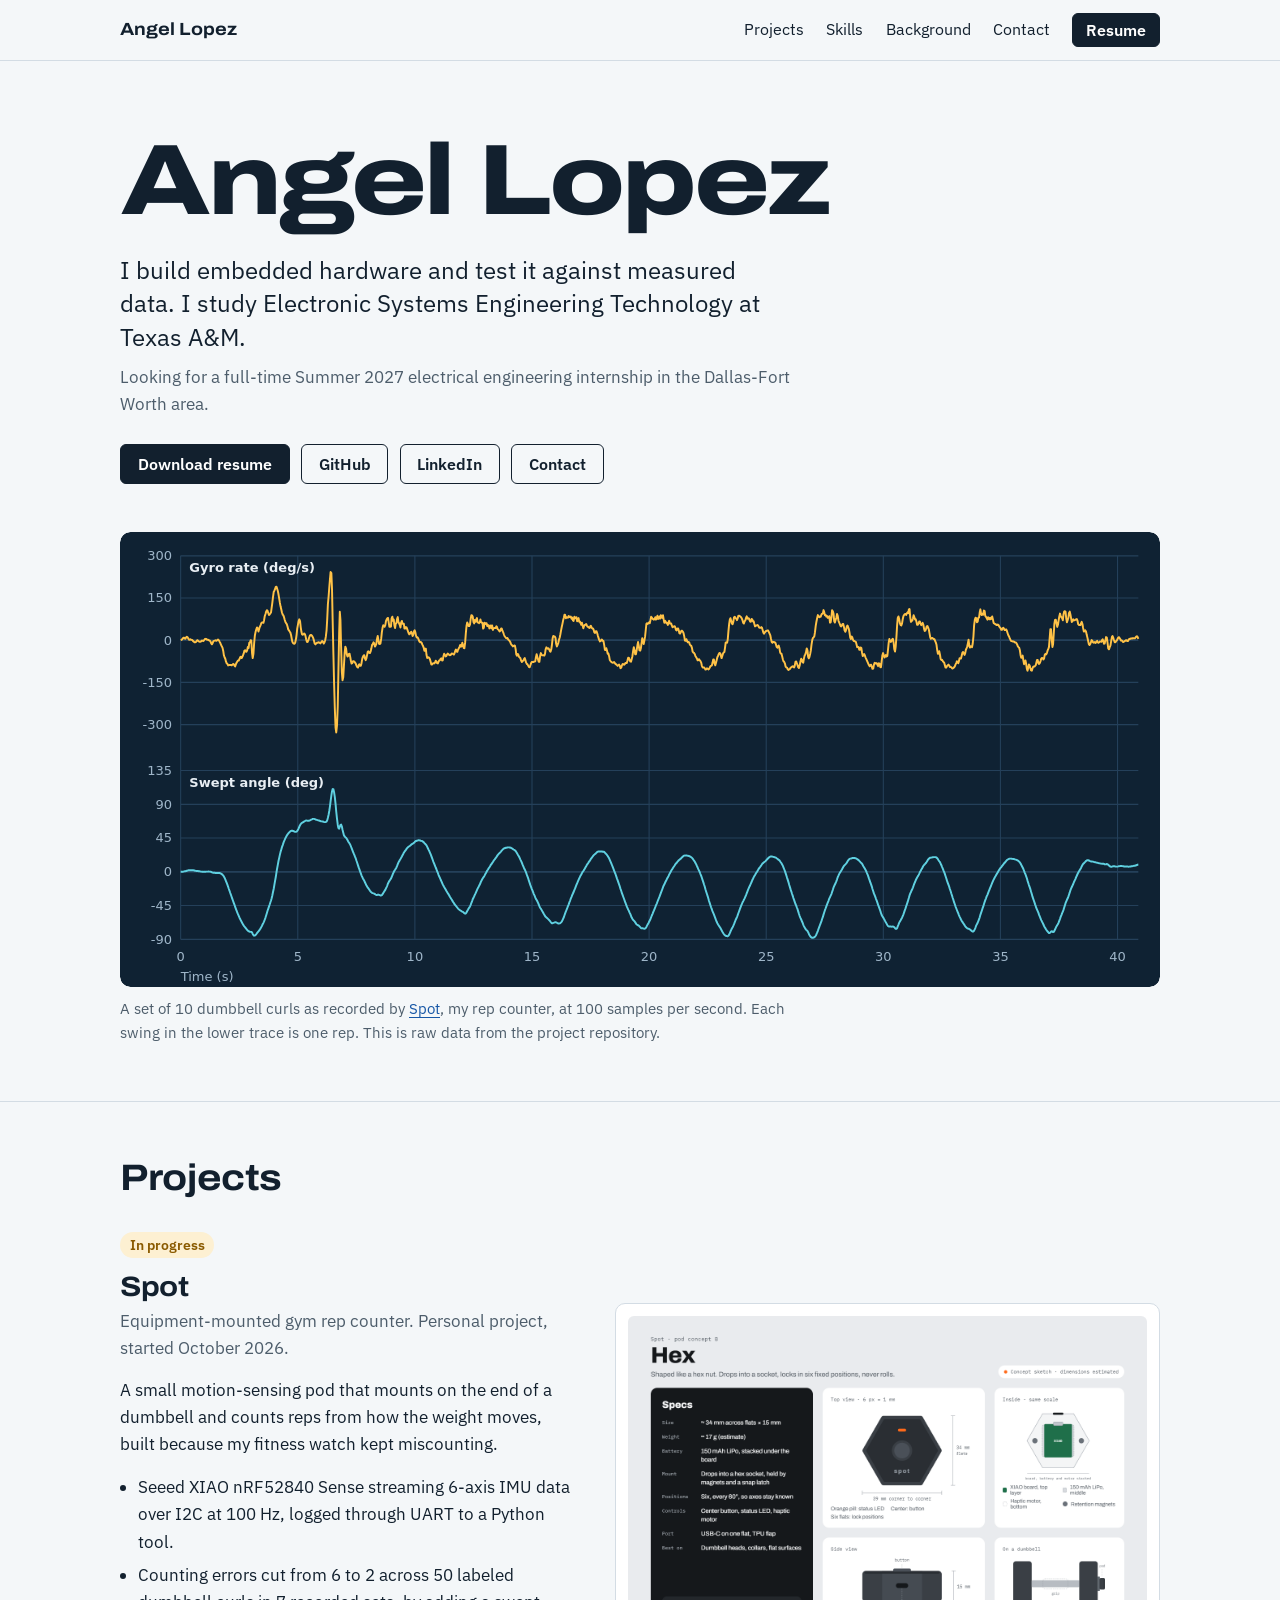
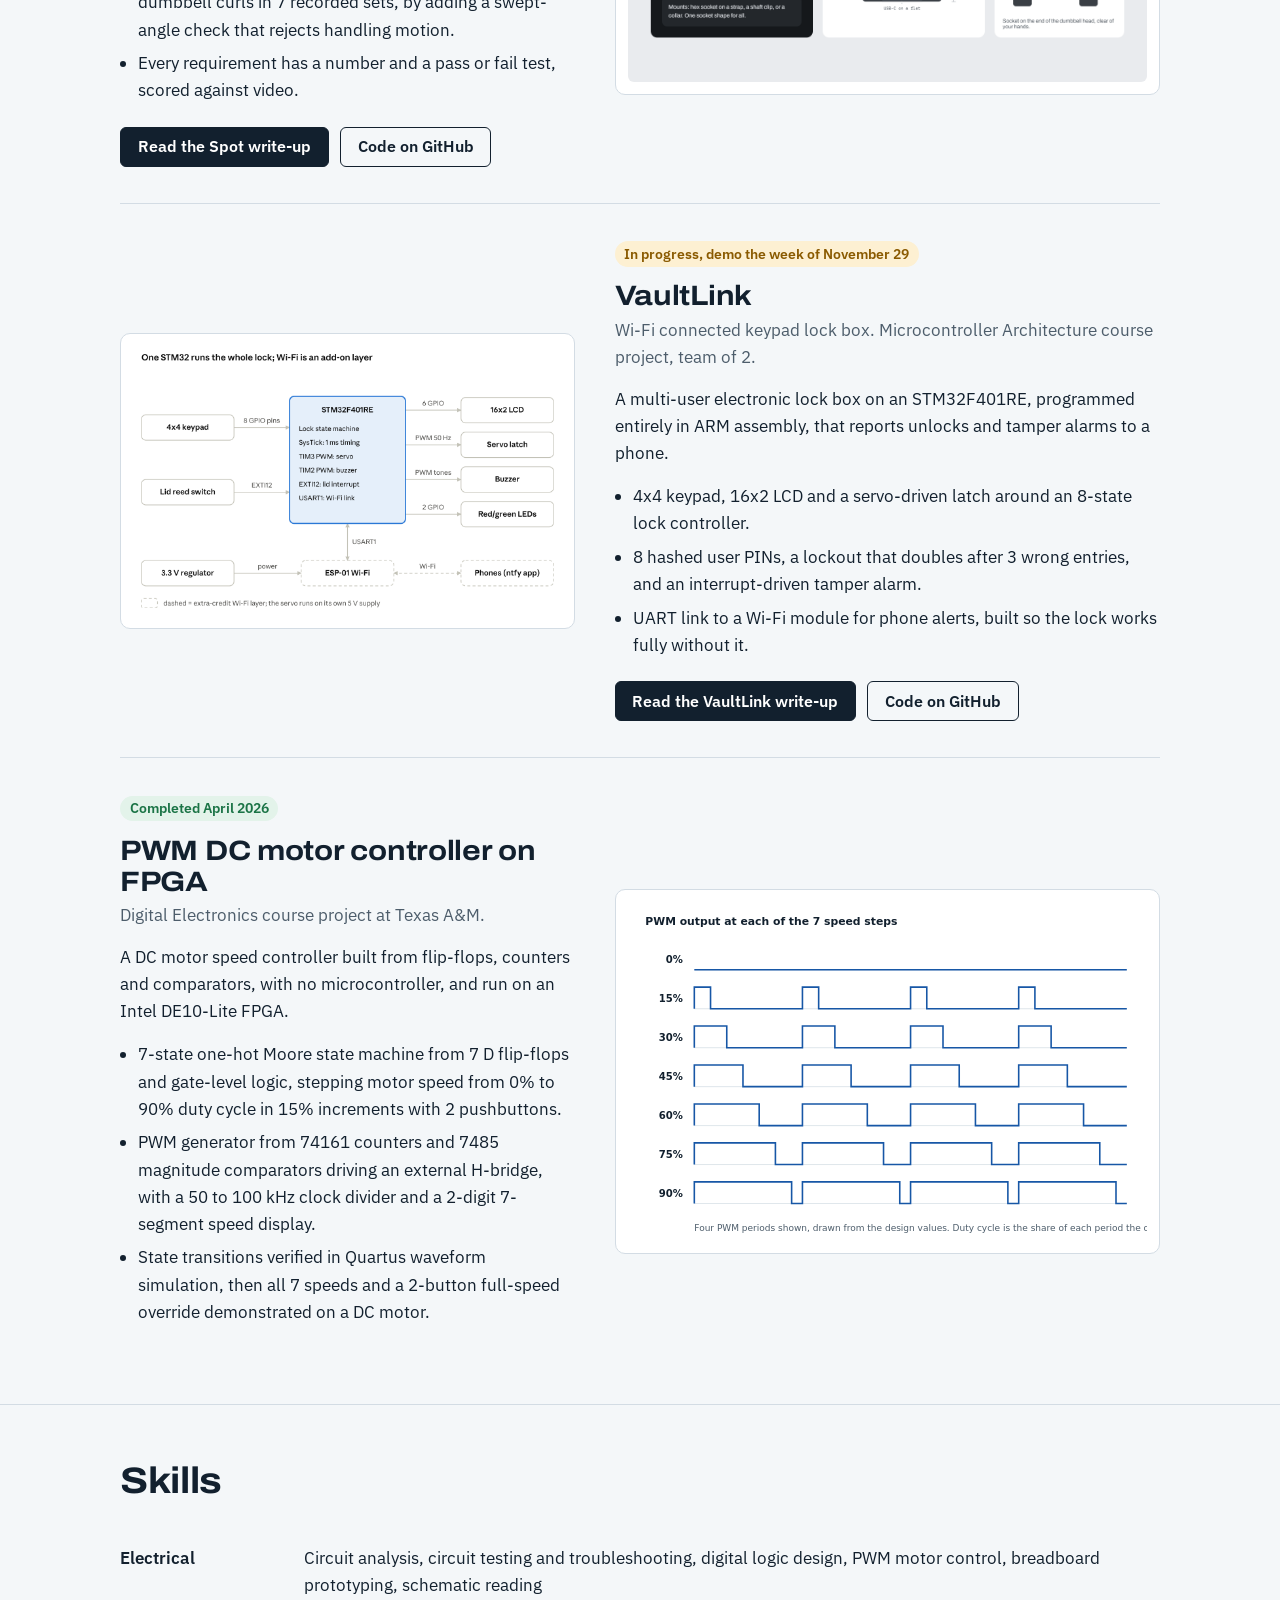
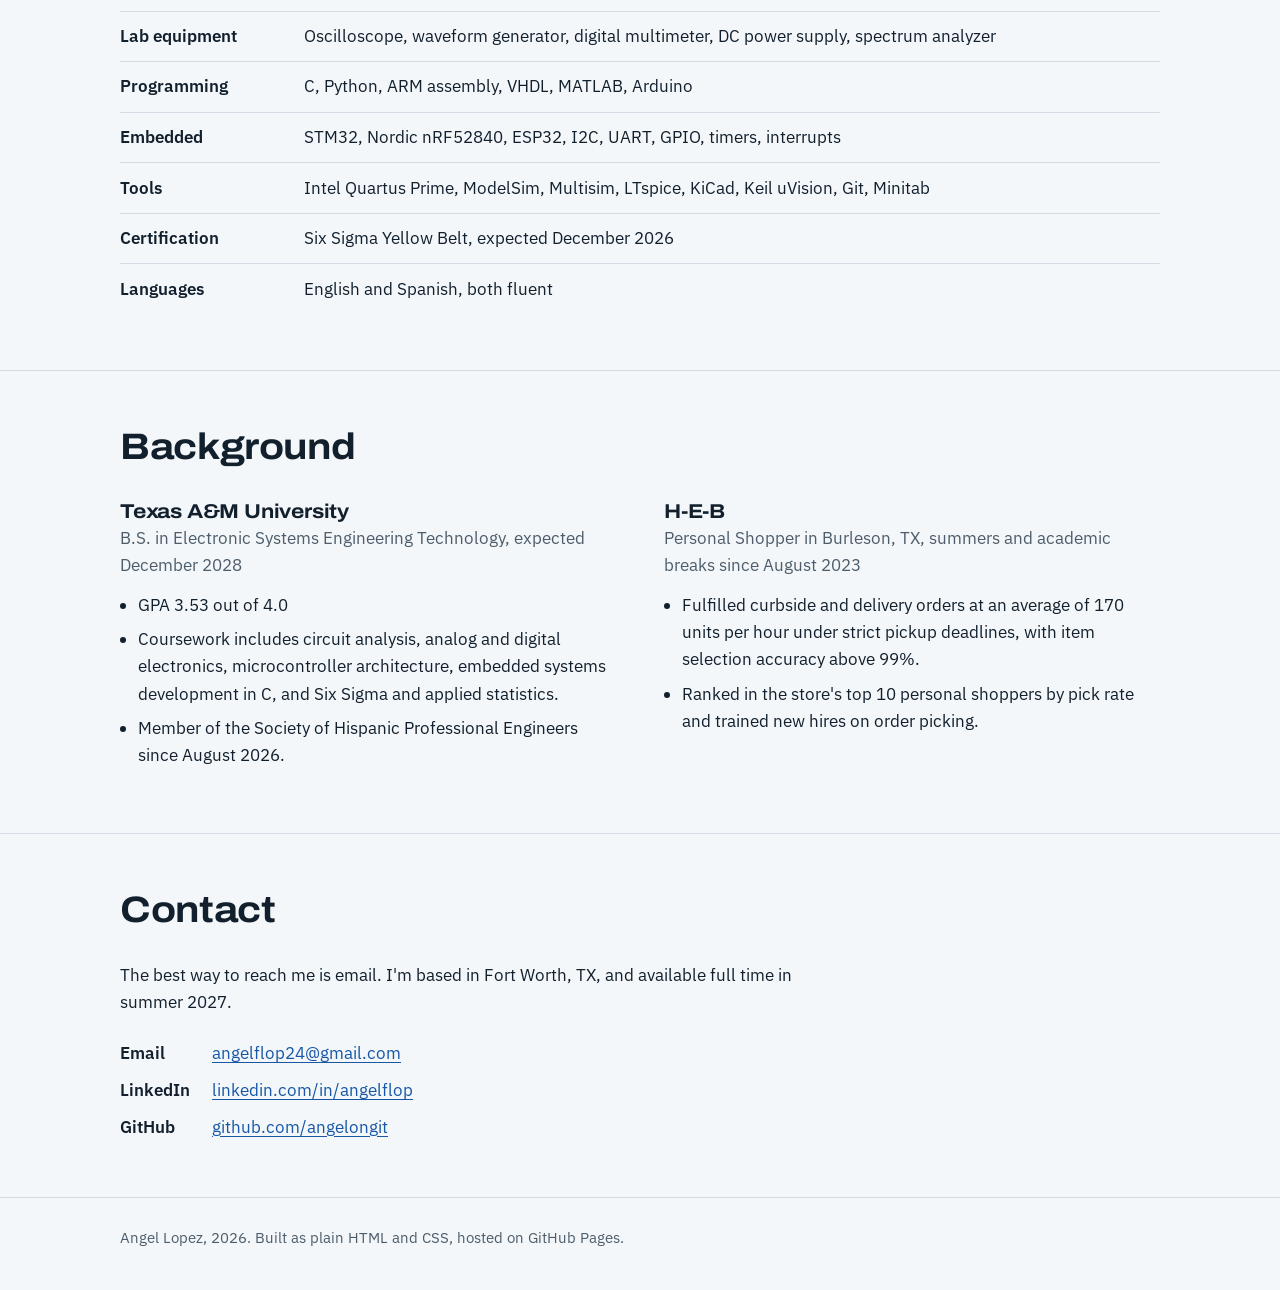
<file: index.html>
<!DOCTYPE html>
<html lang="en">
<head>
  <meta charset="utf-8">
  <meta name="viewport" content="width=device-width, initial-scale=1">
  <title>Angel Lopez | Electronics and embedded systems</title>
  <meta name="description" content="Angel Lopez is an Electronic Systems Engineering Technology student at Texas A&amp;M who builds embedded hardware and tests it against measured data.">
  <link rel="preconnect" href="https://fonts.googleapis.com">
  <link rel="preconnect" href="https://fonts.gstatic.com" crossorigin>
  <link href="https://fonts.googleapis.com/css2?family=Archivo:wdth,wght@100..125,500..800&family=IBM+Plex+Mono:wght@400;500&family=IBM+Plex+Sans:wght@400;600&display=swap" rel="stylesheet">
  <link rel="stylesheet" href="assets/style.css">
</head>
<body>
  <a class="skip" href="#main">Skip to content</a>

  <header class="site-header">
    <div class="wrap">
      <a class="brand" href="index.html">Angel Lopez</a>
      <nav class="site-nav" aria-label="Main">
        <a class="nav-link" href="#projects">Projects</a>
        <a class="nav-link" href="#skills">Skills</a>
        <a class="nav-link" href="#background">Background</a>
        <a class="nav-link" href="#contact">Contact</a>
        <a class="btn btn-primary" href="Angel_Lopez_Resume.pdf">Resume</a>
      </nav>
    </div>
  </header>

  <main id="main">
    <section class="hero">
      <div class="wrap">
        <h1>Angel Lopez</h1>
        <p class="lede">I build embedded hardware and test it against measured data. I study Electronic Systems Engineering Technology at Texas A&amp;M.</p>
        <p class="seeking">Looking for a full-time Summer 2027 electrical engineering internship in the Dallas-Fort Worth area.</p>
        <div class="actions">
          <a class="btn btn-primary" href="Angel_Lopez_Resume.pdf">Download resume</a>
          <a class="btn" href="https://github.com/angelongit">GitHub</a>
          <a class="btn" href="https://www.linkedin.com/in/angelflop">LinkedIn</a>
          <a class="btn" href="#contact">Contact</a>
        </div>

        <figure class="scope">
          <div class="scope-scroll">
            <img src="assets/img/spot-trace.svg" width="960" height="420" alt="Two traces from a 41 second recording: gyroscope rate swinging between about minus 150 and plus 150 degrees per second, and swept angle rising and falling ten times, once per curl.">
          </div>
          <figcaption>A set of 10 dumbbell curls as recorded by <a href="spot.html">Spot</a>, my rep counter, at 100 samples per second. Each swing in the lower trace is one rep. This is raw data from the project repository.</figcaption>
        </figure>
      </div>
    </section>

    <section class="section" id="projects">
      <div class="wrap">
        <h2>Projects</h2>

        <article class="project">
          <div>
            <span class="status wip">In progress</span>
            <h3><a href="spot.html">Spot</a></h3>
            <p class="kind">Equipment-mounted gym rep counter. Personal project, started October 2026.</p>
            <p>A small motion-sensing pod that mounts on the end of a dumbbell and counts reps from how the weight moves, built because my fitness watch kept miscounting.</p>
            <ul>
              <li>Seeed XIAO nRF52840 Sense streaming 6-axis IMU data over I2C at 100 Hz, logged through UART to a Python tool.</li>
              <li>Counting errors cut from 6 to 2 across 50 labeled dumbbell curls in 7 recorded sets, by adding a swept-angle check that rejects handling motion.</li>
              <li>Every requirement has a number and a pass or fail test, scored against video.</li>
            </ul>
            <div class="actions">
              <a class="btn btn-primary" href="spot.html">Read the Spot write-up</a>
              <a class="btn" href="https://github.com/angelongit/spot">Code on GitHub</a>
            </div>
          </div>
          <a class="project-figure" href="spot.html">
            <img src="assets/img/spot-pod-concept.png" width="1280" height="900" alt="Concept sheet for the Spot pod: a hexagonal case about 34 mm across holding the XIAO board and a battery, shown from the top, the side and mounted on the end of a dumbbell.">
          </a>
        </article>

        <article class="project flip">
          <div>
            <span class="status wip">In progress, demo the week of November 29</span>
            <h3><a href="vaultlink.html">VaultLink</a></h3>
            <p class="kind">Wi-Fi connected keypad lock box. Microcontroller Architecture course project, team of 2.</p>
            <p>A multi-user electronic lock box on an STM32F401RE, programmed entirely in ARM assembly, that reports unlocks and tamper alarms to a phone.</p>
            <ul>
              <li>4x4 keypad, 16x2 LCD and a servo-driven latch around an 8-state lock controller.</li>
              <li>8 hashed user PINs, a lockout that doubles after 3 wrong entries, and an interrupt-driven tamper alarm.</li>
              <li>UART link to a Wi-Fi module for phone alerts, built so the lock works fully without it.</li>
            </ul>
            <div class="actions">
              <a class="btn btn-primary" href="vaultlink.html">Read the VaultLink write-up</a>
              <a class="btn" href="https://github.com/angelongit/VaultLink">Code on GitHub</a>
            </div>
          </div>
          <a class="project-figure" href="vaultlink.html">
            <img src="assets/img/vaultlink-block-diagram.png" width="1310" height="826" alt="VaultLink block diagram: a keypad and lid reed switch feed the STM32F401RE, which drives the LCD, servo latch, buzzer and status LEDs, with an ESP-01 Wi-Fi module on a serial port.">
          </a>
        </article>
        <article class="project">
          <div>
            <span class="status ok">Completed April 2026</span>
            <h3>PWM DC motor controller on FPGA</h3>
            <p class="kind">Digital Electronics course project at Texas A&amp;M.</p>
            <p>A DC motor speed controller built from flip-flops, counters and comparators, with no microcontroller, and run on an Intel DE10-Lite FPGA.</p>
            <ul>
              <li>7-state one-hot Moore state machine from 7 D flip-flops and gate-level logic, stepping motor speed from 0% to 90% duty cycle in 15% increments with 2 pushbuttons.</li>
              <li>PWM generator from 74161 counters and 7485 magnitude comparators driving an external H-bridge, with a 50 to 100 kHz clock divider and a 2-digit 7-segment speed display.</li>
              <li>State transitions verified in Quartus waveform simulation, then all 7 speeds and a 2-button full-speed override demonstrated on a DC motor.</li>
            </ul>
          </div>
          <div class="project-figure">
            <img src="assets/img/pwm-steps.svg" width="720" height="470" alt="Seven square waves, one per speed step, with the high portion of each period growing from 0 percent to 90 percent in 15 percent steps.">
          </div>
        </article>
      </div>
    </section>

    <section class="section" id="skills">
      <div class="wrap">
        <h2>Skills</h2>
        <table class="spec">
          <tr><th scope="row">Electrical</th><td>Circuit analysis, circuit testing and troubleshooting, digital logic design, PWM motor control, breadboard prototyping, schematic reading</td></tr>
          <tr><th scope="row">Lab equipment</th><td>Oscilloscope, waveform generator, digital multimeter, DC power supply, spectrum analyzer</td></tr>
          <tr><th scope="row">Programming</th><td>C, Python, ARM assembly, VHDL, MATLAB, Arduino</td></tr>
          <tr><th scope="row">Embedded</th><td>STM32, Nordic nRF52840, ESP32, I2C, UART, GPIO, timers, interrupts</td></tr>
          <tr><th scope="row">Tools</th><td>Intel Quartus Prime, ModelSim, Multisim, LTspice, KiCad, Keil uVision, Git, Minitab</td></tr>
          <tr><th scope="row">Certification</th><td>Six Sigma Yellow Belt, expected December 2026</td></tr>
          <tr><th scope="row">Languages</th><td>English and Spanish, both fluent</td></tr>
        </table>
      </div>
    </section>

    <section class="section" id="background">
      <div class="wrap">
        <h2>Background</h2>
        <div class="two">
          <div class="entry">
            <h3>Texas A&amp;M University</h3>
            <p class="meta">B.S. in Electronic Systems Engineering Technology, expected December 2028</p>
            <ul>
              <li>GPA 3.53 out of 4.0</li>
              <li>Coursework includes circuit analysis, analog and digital electronics, microcontroller architecture, embedded systems development in C, and Six Sigma and applied statistics.</li>
              <li>Member of the Society of Hispanic Professional Engineers since August 2026.</li>
            </ul>
          </div>
          <div class="entry">
            <h3>H-E-B</h3>
            <p class="meta">Personal Shopper in Burleson, TX, summers and academic breaks since August 2023</p>
            <ul>
              <li>Fulfilled curbside and delivery orders at an average of 170 units per hour under strict pickup deadlines, with item selection accuracy above 99%.</li>
              <li>Ranked in the store's top 10 personal shoppers by pick rate and trained new hires on order picking.</li>
            </ul>
          </div>
        </div>
      </div>
    </section>

    <section class="section" id="contact">
      <div class="wrap">
        <h2>Contact</h2>
        <p>The best way to reach me is email. I'm based in Fort Worth, TX, and available full time in summer 2027.</p>
        <ul class="contact-list">
          <li><span>Email</span> <a href="mailto:angelflop24@gmail.com">angelflop24@gmail.com</a></li>
          <li><span>LinkedIn</span> <a href="https://www.linkedin.com/in/angelflop">linkedin.com/in/angelflop</a></li>
          <li><span>GitHub</span> <a href="https://github.com/angelongit">github.com/angelongit</a></li>
        </ul>
      </div>
    </section>
  </main>

  <footer class="site-footer">
    <div class="wrap">Angel Lopez, 2026. Built as plain HTML and CSS, hosted on GitHub Pages.</div>
  </footer>
</body>
</html>
</file>
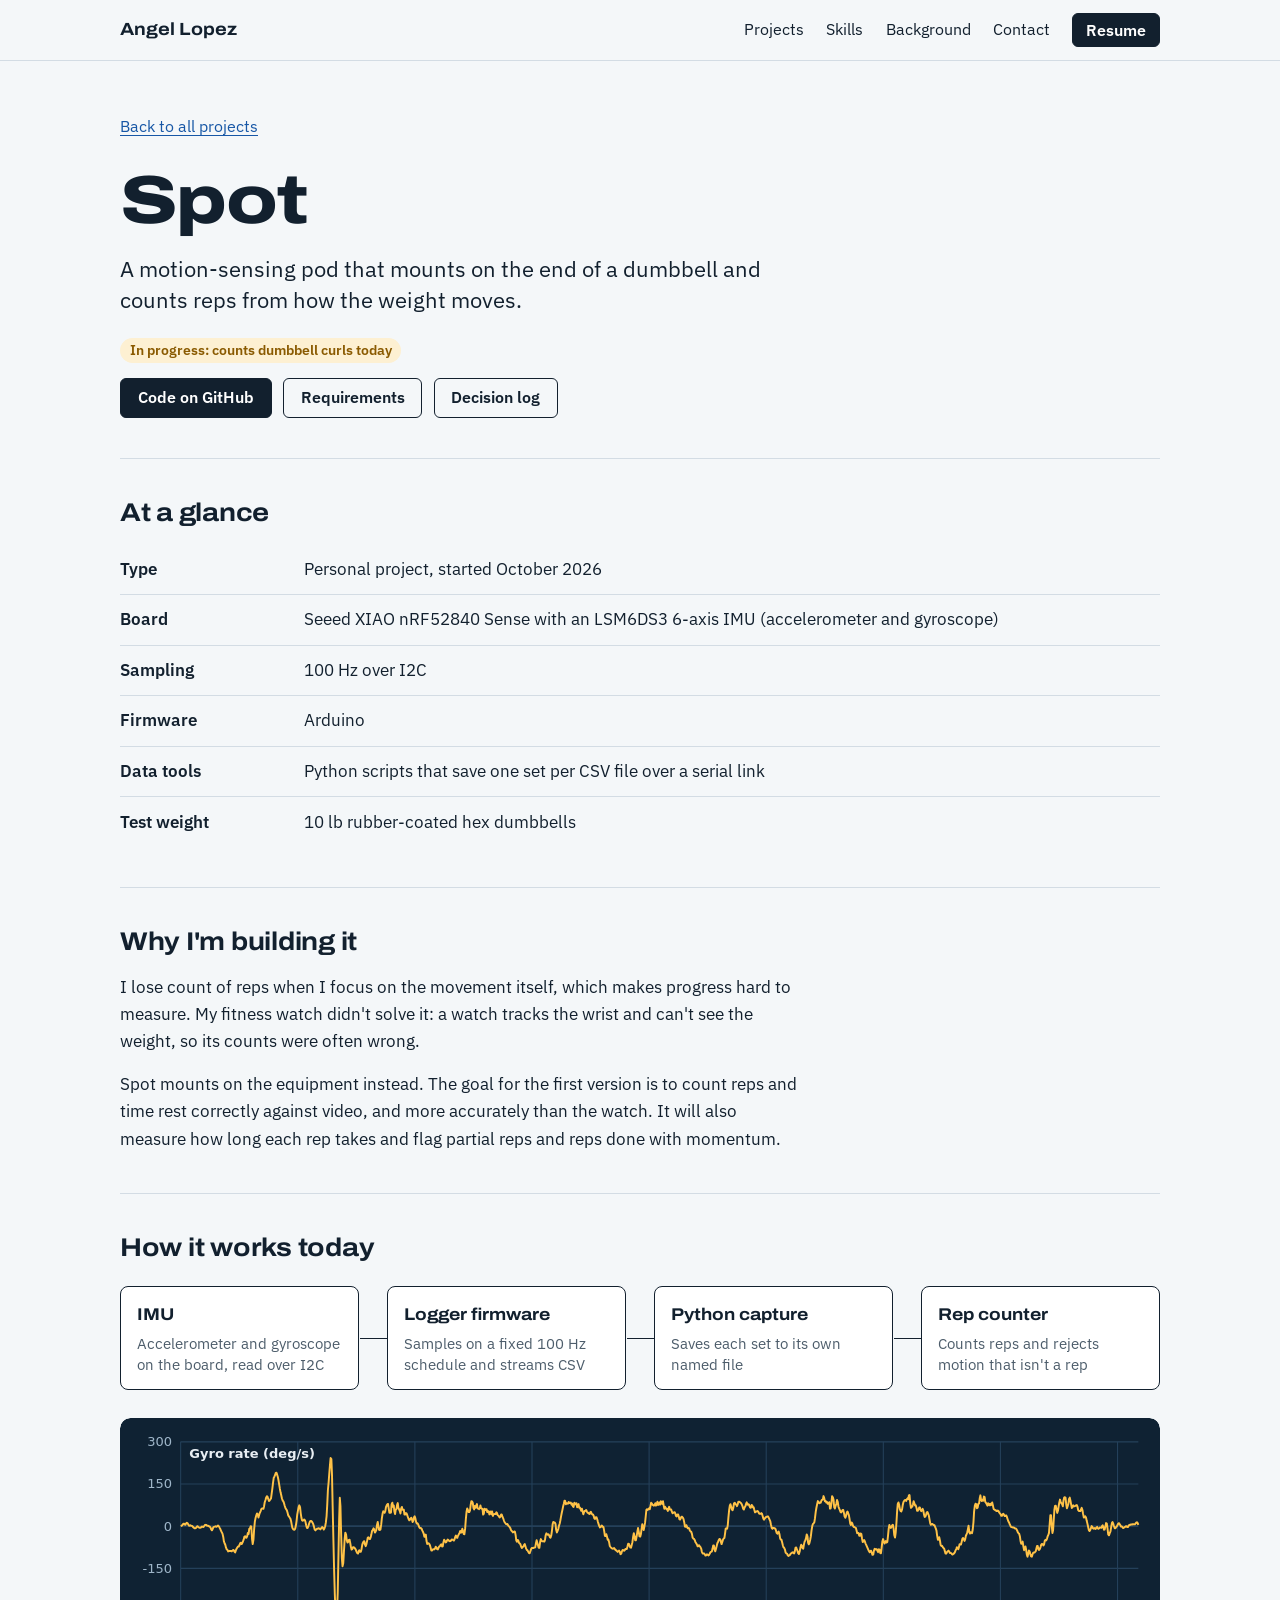
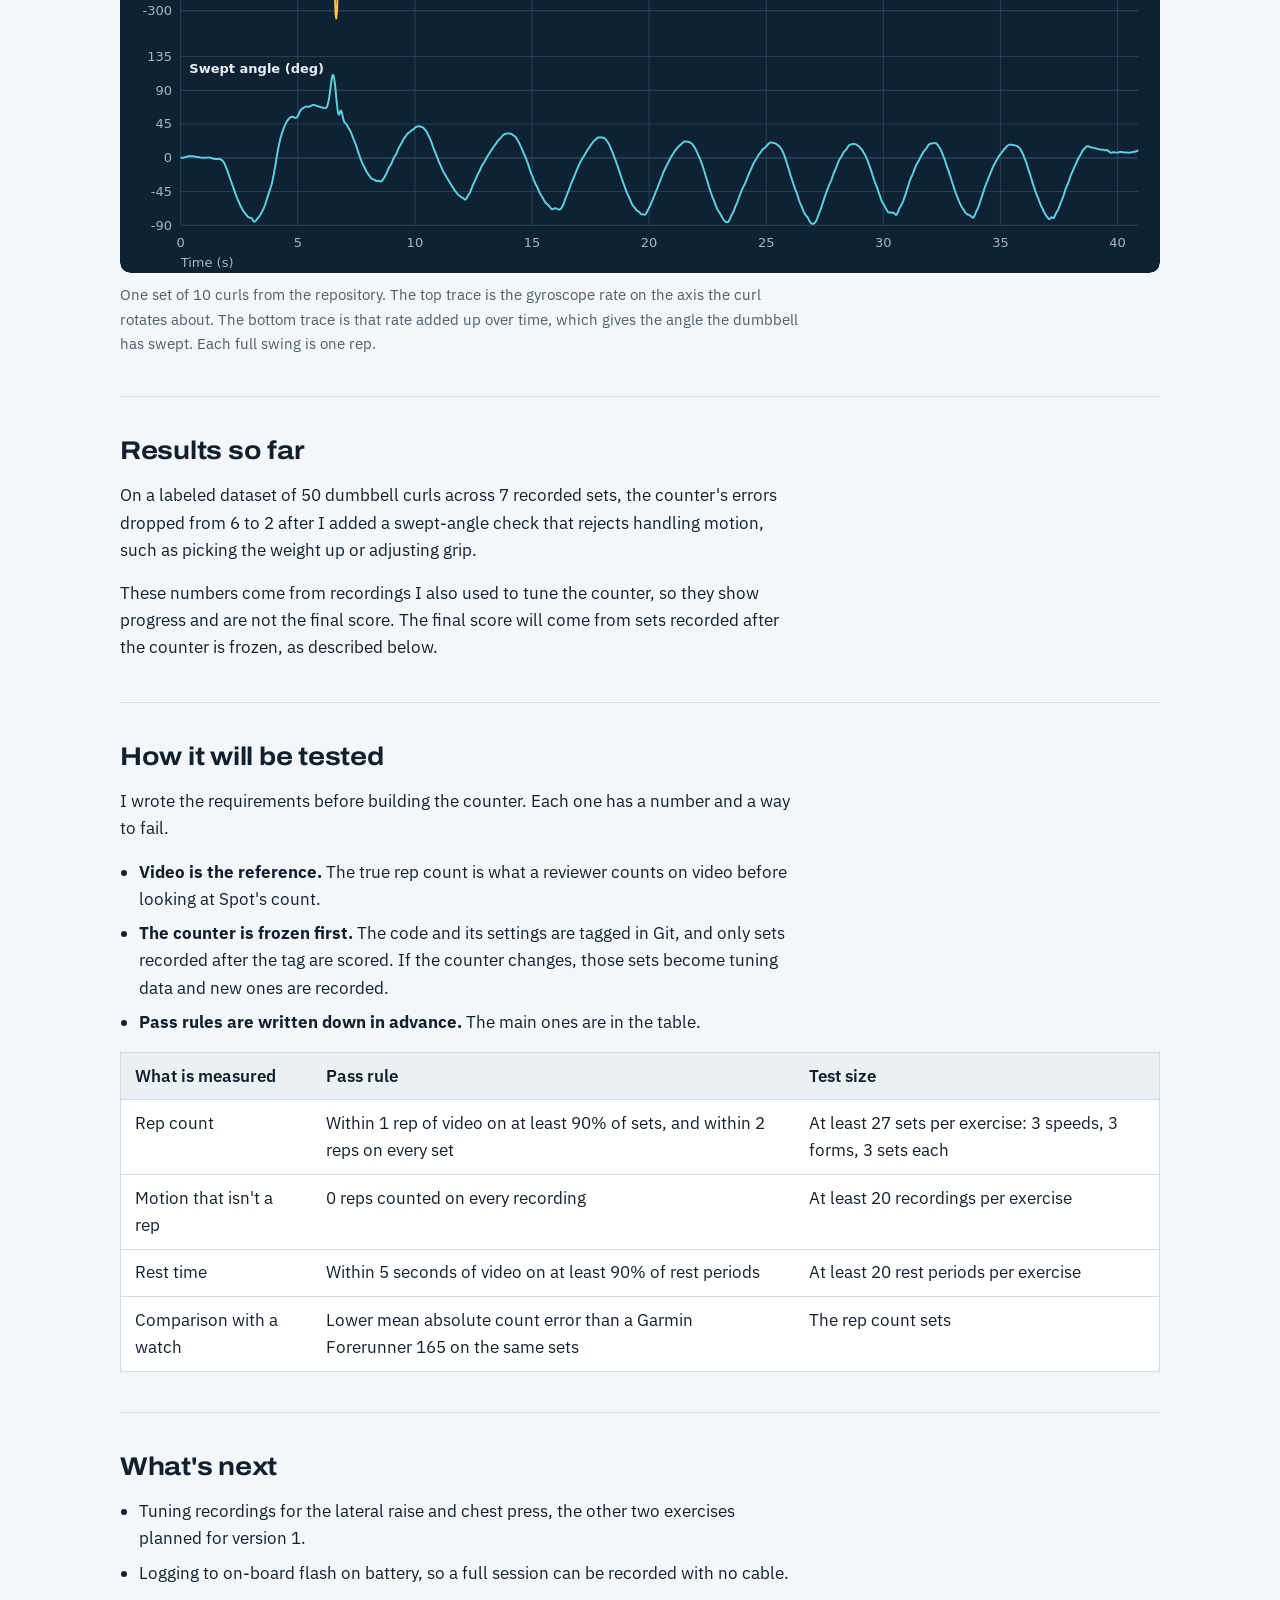
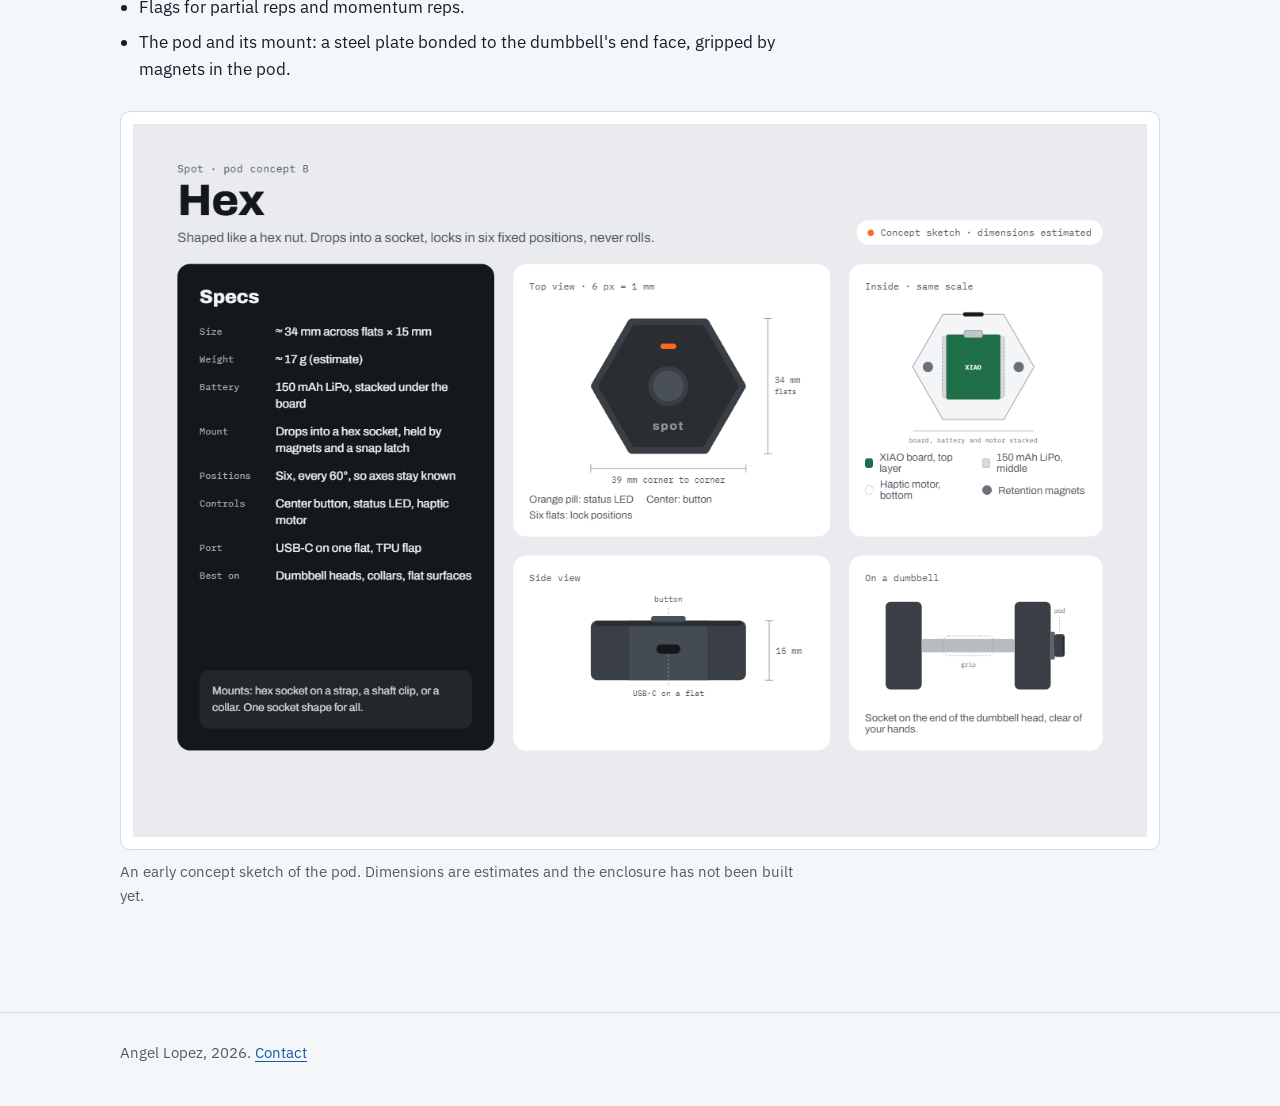
<file: spot.html>
<!DOCTYPE html>
<html lang="en">
<head>
  <meta charset="utf-8">
  <meta name="viewport" content="width=device-width, initial-scale=1">
  <title>Spot, a gym rep counter | Angel Lopez</title>
  <meta name="description" content="Spot is a motion-sensing pod that mounts on a dumbbell and counts reps from IMU data. Design, results so far and test plan.">
  <link rel="preconnect" href="https://fonts.googleapis.com">
  <link rel="preconnect" href="https://fonts.gstatic.com" crossorigin>
  <link href="https://fonts.googleapis.com/css2?family=Archivo:wdth,wght@100..125,500..800&family=IBM+Plex+Mono:wght@400;500&family=IBM+Plex+Sans:wght@400;600&display=swap" rel="stylesheet">
  <link rel="stylesheet" href="assets/style.css">
</head>
<body>
  <a class="skip" href="#main">Skip to content</a>

  <header class="site-header">
    <div class="wrap">
      <a class="brand" href="index.html">Angel Lopez</a>
      <nav class="site-nav" aria-label="Main">
        <a class="nav-link" href="index.html#projects">Projects</a>
        <a class="nav-link" href="index.html#skills">Skills</a>
        <a class="nav-link" href="index.html#background">Background</a>
        <a class="nav-link" href="index.html#contact">Contact</a>
        <a class="btn btn-primary" href="Angel_Lopez_Resume.pdf">Resume</a>
      </nav>
    </div>
  </header>

  <main id="main">
    <div class="wrap">
      <div class="page-head">
        <a class="back" href="index.html#projects">Back to all projects</a>
        <h1>Spot</h1>
        <p class="lede">A motion-sensing pod that mounts on the end of a dumbbell and counts reps from how the weight moves.</p>
        <span class="status wip">In progress: counts dumbbell curls today</span>
        <div class="actions">
          <a class="btn btn-primary" href="https://github.com/angelongit/spot">Code on GitHub</a>
          <a class="btn" href="https://github.com/angelongit/spot/blob/main/docs/Spot_Requirements_v1.3.md">Requirements</a>
          <a class="btn" href="https://github.com/angelongit/spot/blob/main/docs/DECISIONS.md">Decision log</a>
        </div>
      </div>

      <!-- When a demo video exists, add it here:
      <video controls preload="metadata" poster="assets/img/spot-poster.jpg" style="width:100%;border-radius:10px">
        <source src="assets/video/spot-demo.mp4" type="video/mp4">
      </video>
      -->

      <div class="doc">
        <section>
          <h2>At a glance</h2>
          <table class="spec">
            <tr><th scope="row">Type</th><td>Personal project, started October 2026</td></tr>
            <tr><th scope="row">Board</th><td>Seeed XIAO nRF52840 Sense with an LSM6DS3 6-axis IMU (accelerometer and gyroscope)</td></tr>
            <tr><th scope="row">Sampling</th><td>100 Hz over I2C</td></tr>
            <tr><th scope="row">Firmware</th><td>Arduino</td></tr>
            <tr><th scope="row">Data tools</th><td>Python scripts that save one set per CSV file over a serial link</td></tr>
            <tr><th scope="row">Test weight</th><td>10 lb rubber-coated hex dumbbells</td></tr>
          </table>
        </section>

        <section>
          <h2>Why I'm building it</h2>
          <p>I lose count of reps when I focus on the movement itself, which makes progress hard to measure. My fitness watch didn't solve it: a watch tracks the wrist and can't see the weight, so its counts were often wrong.</p>
          <p>Spot mounts on the equipment instead. The goal for the first version is to count reps and time rest correctly against video, and more accurately than the watch. It will also measure how long each rep takes and flag partial reps and reps done with momentum.</p>
        </section>

        <section>
          <h2>How it works today</h2>
          <ol class="chain">
            <li><strong>IMU</strong><span>Accelerometer and gyroscope on the board, read over I2C</span></li>
            <li><strong>Logger firmware</strong><span>Samples on a fixed 100 Hz schedule and streams CSV</span></li>
            <li><strong>Python capture</strong><span>Saves each set to its own named file</span></li>
            <li><strong>Rep counter</strong><span>Counts reps and rejects motion that isn't a rep</span></li>
          </ol>
          <figure class="scope">
            <div class="scope-scroll">
              <img src="assets/img/spot-trace.svg" width="960" height="420" alt="Two traces from a 41 second recording: gyroscope rate swinging between about minus 150 and plus 150 degrees per second, and swept angle rising and falling ten times, once per curl.">
            </div>
            <figcaption>One set of 10 curls from the repository. The top trace is the gyroscope rate on the axis the curl rotates about. The bottom trace is that rate added up over time, which gives the angle the dumbbell has swept. Each full swing is one rep.</figcaption>
          </figure>
        </section>

        <section>
          <h2>Results so far</h2>
          <p>On a labeled dataset of 50 dumbbell curls across 7 recorded sets, the counter's errors dropped from 6 to 2 after I added a swept-angle check that rejects handling motion, such as picking the weight up or adjusting grip.</p>
          <p>These numbers come from recordings I also used to tune the counter, so they show progress and are not the final score. The final score will come from sets recorded after the counter is frozen, as described below.</p>
        </section>

        <section>
          <h2>How it will be tested</h2>
          <p>I wrote the requirements before building the counter. Each one has a number and a way to fail.</p>
          <ul>
            <li><strong>Video is the reference.</strong> The true rep count is what a reviewer counts on video before looking at Spot's count.</li>
            <li><strong>The counter is frozen first.</strong> The code and its settings are tagged in Git, and only sets recorded after the tag are scored. If the counter changes, those sets become tuning data and new ones are recorded.</li>
            <li><strong>Pass rules are written down in advance.</strong> The main ones are in the table.</li>
          </ul>
          <div class="table-scroll">
            <table class="data">
              <thead><tr><th scope="col">What is measured</th><th scope="col">Pass rule</th><th scope="col">Test size</th></tr></thead>
              <tbody>
                <tr><td>Rep count</td><td>Within 1 rep of video on at least 90% of sets, and within 2 reps on every set</td><td>At least 27 sets per exercise: 3 speeds, 3 forms, 3 sets each</td></tr>
                <tr><td>Motion that isn't a rep</td><td>0 reps counted on every recording</td><td>At least 20 recordings per exercise</td></tr>
                <tr><td>Rest time</td><td>Within 5 seconds of video on at least 90% of rest periods</td><td>At least 20 rest periods per exercise</td></tr>
                <tr><td>Comparison with a watch</td><td>Lower mean absolute count error than a Garmin Forerunner 165 on the same sets</td><td>The rep count sets</td></tr>
              </tbody>
            </table>
          </div>
        </section>

        <section>
          <h2>What's next</h2>
          <ul>
            <li>Tuning recordings for the lateral raise and chest press, the other two exercises planned for version 1.</li>
            <li>Logging to on-board flash on battery, so a full session can be recorded with no cable.</li>
            <li>Flags for partial reps and momentum reps.</li>
            <li>The pod and its mount: a steel plate bonded to the dumbbell's end face, gripped by magnets in the pod.</li>
          </ul>
          <figure class="framed">
            <img src="assets/img/spot-pod-concept.png" width="1280" height="900" alt="Concept sheet for the Spot pod: a hexagonal case about 34 mm across holding the XIAO board and a battery, shown from the top, the side and mounted on the end of a dumbbell.">
            <figcaption>An early concept sketch of the pod. Dimensions are estimates and the enclosure has not been built yet.</figcaption>
          </figure>
        </section>
      </div>
    </div>
  </main>

  <footer class="site-footer">
    <div class="wrap">Angel Lopez, 2026. <a href="index.html#contact">Contact</a></div>
  </footer>
</body>
</html>
</file>
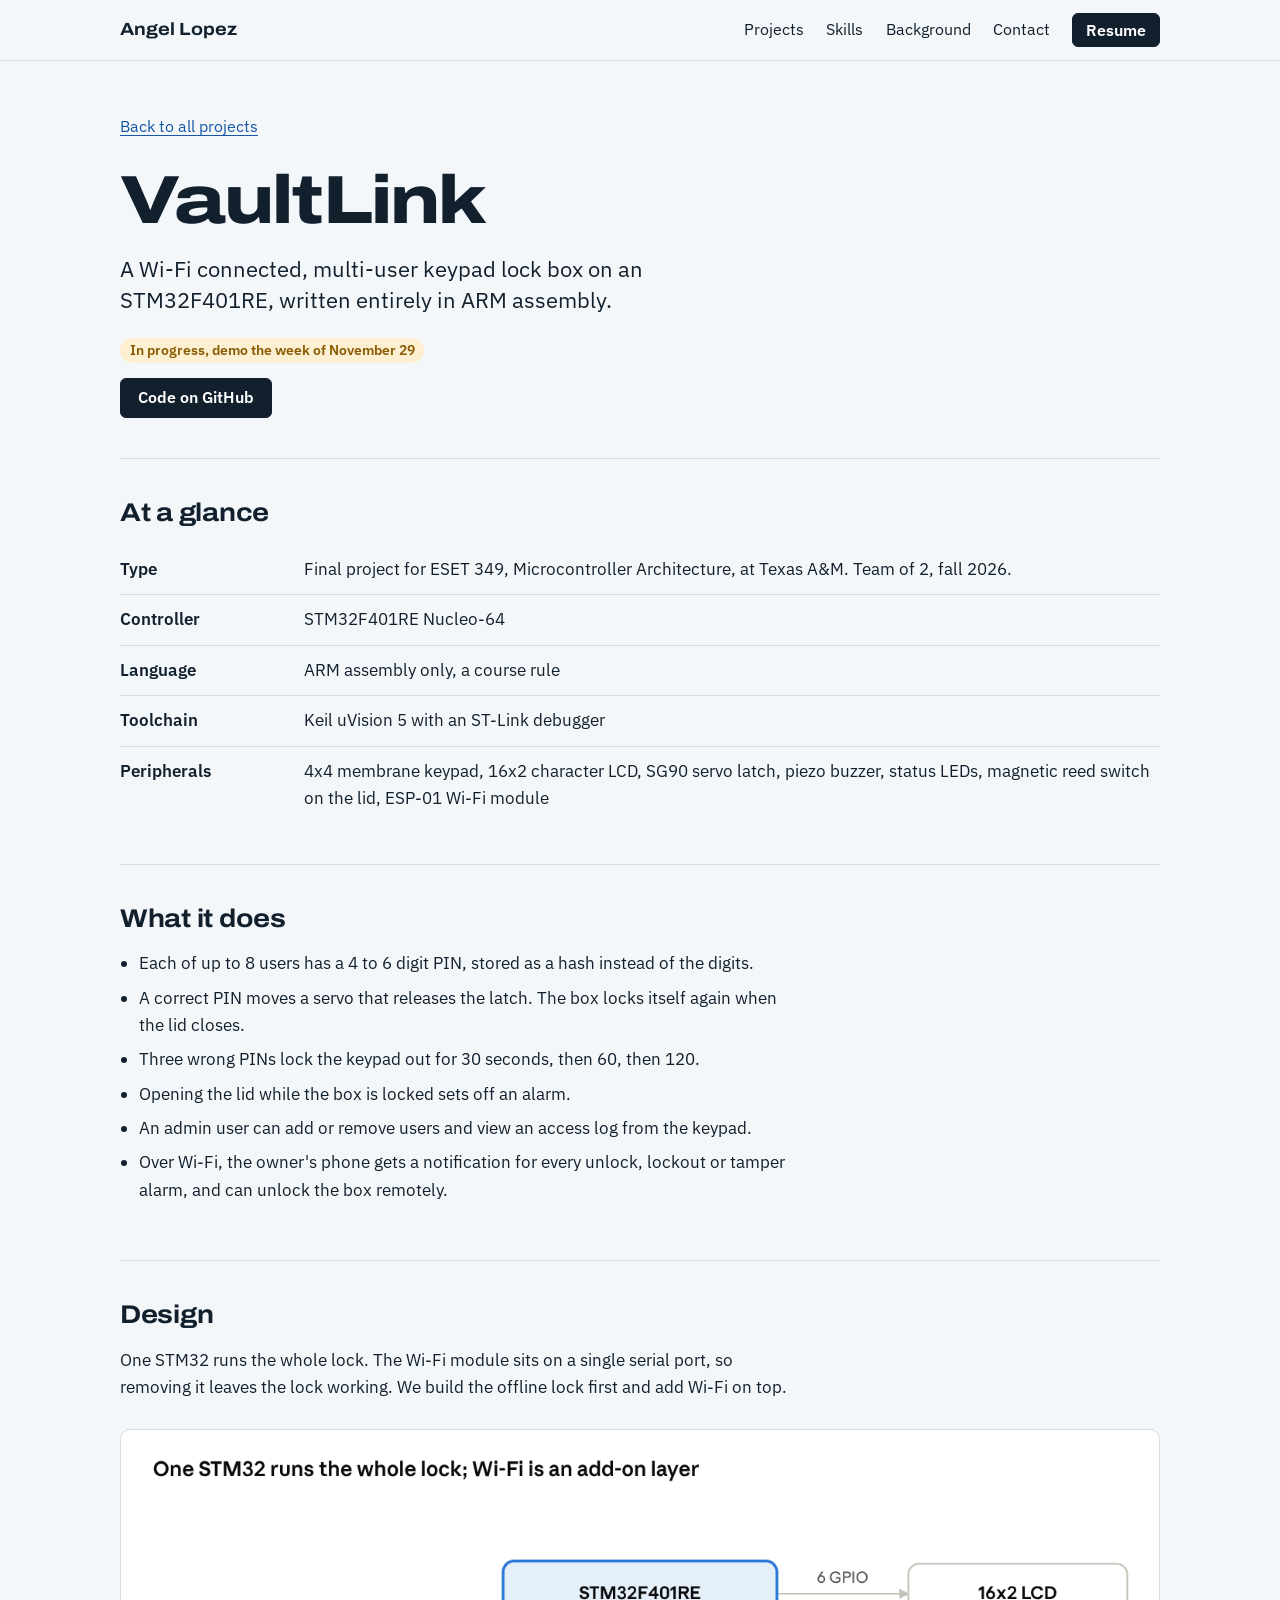
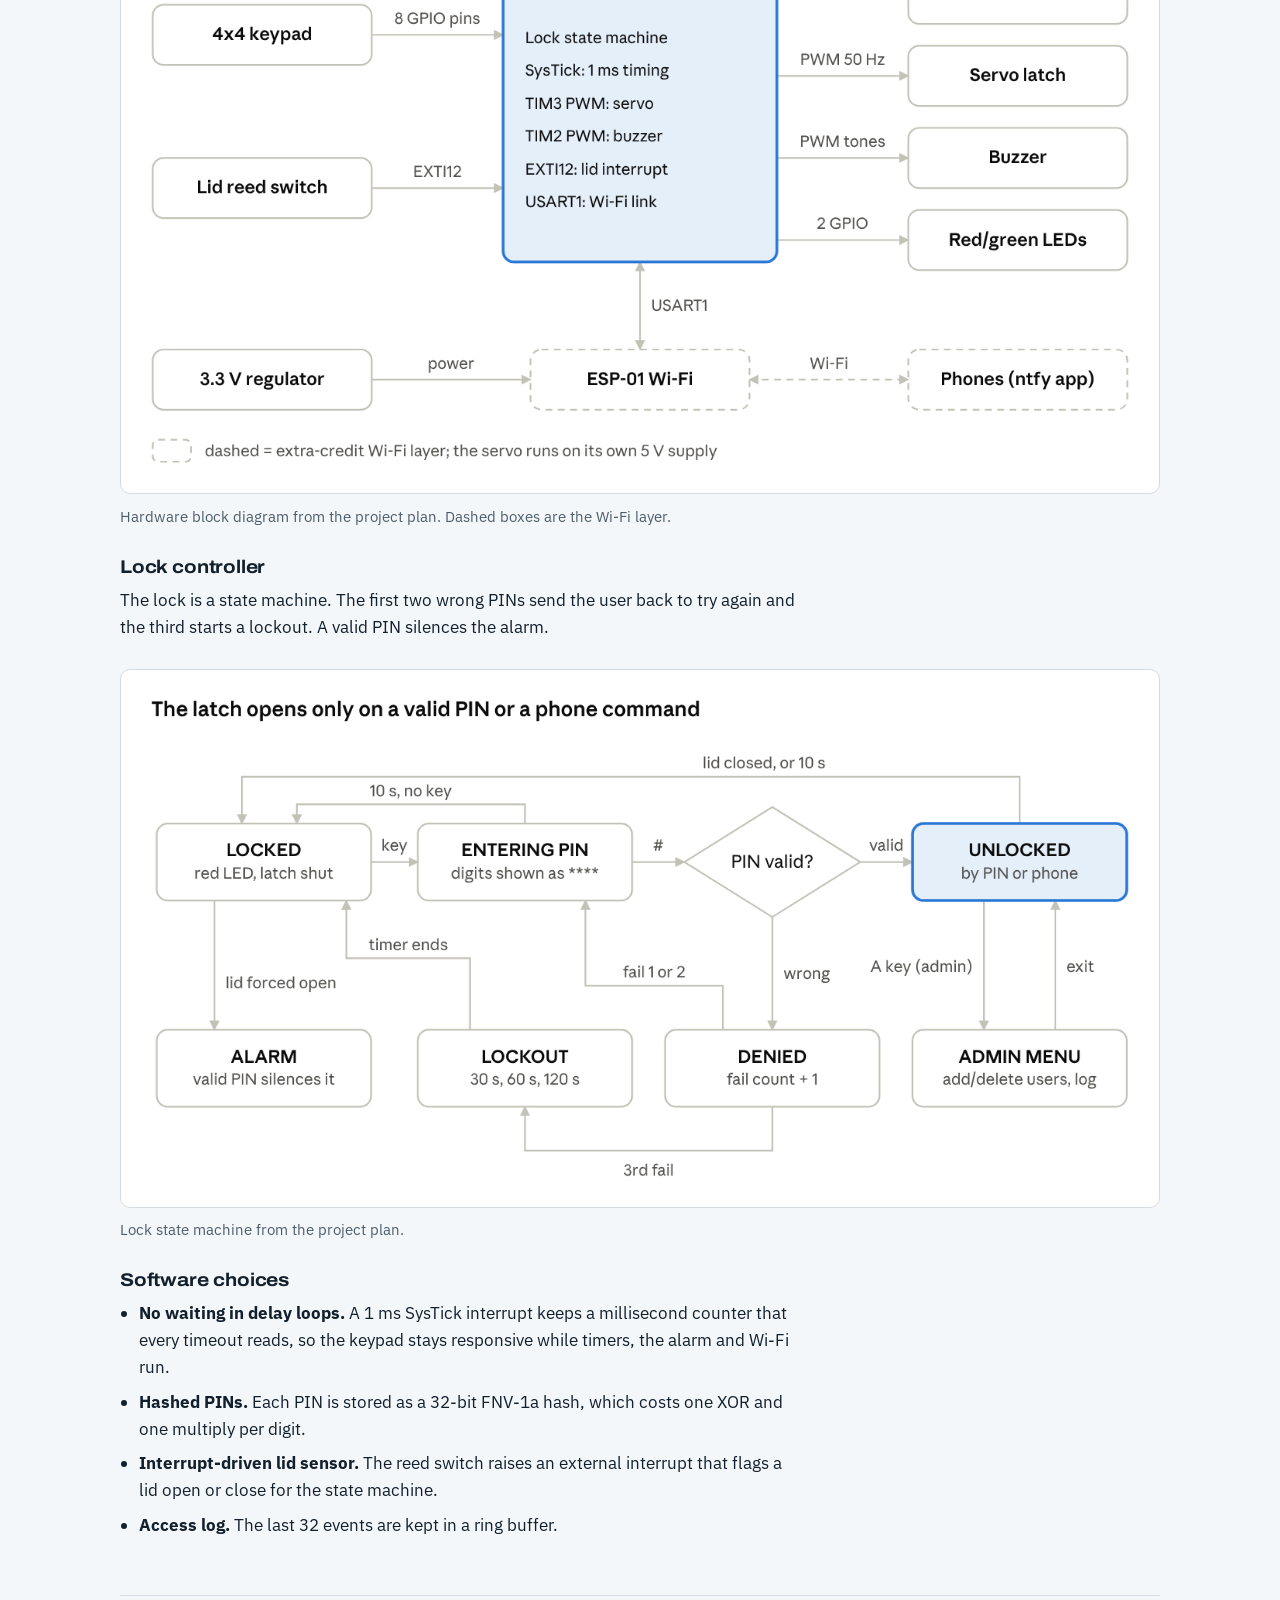
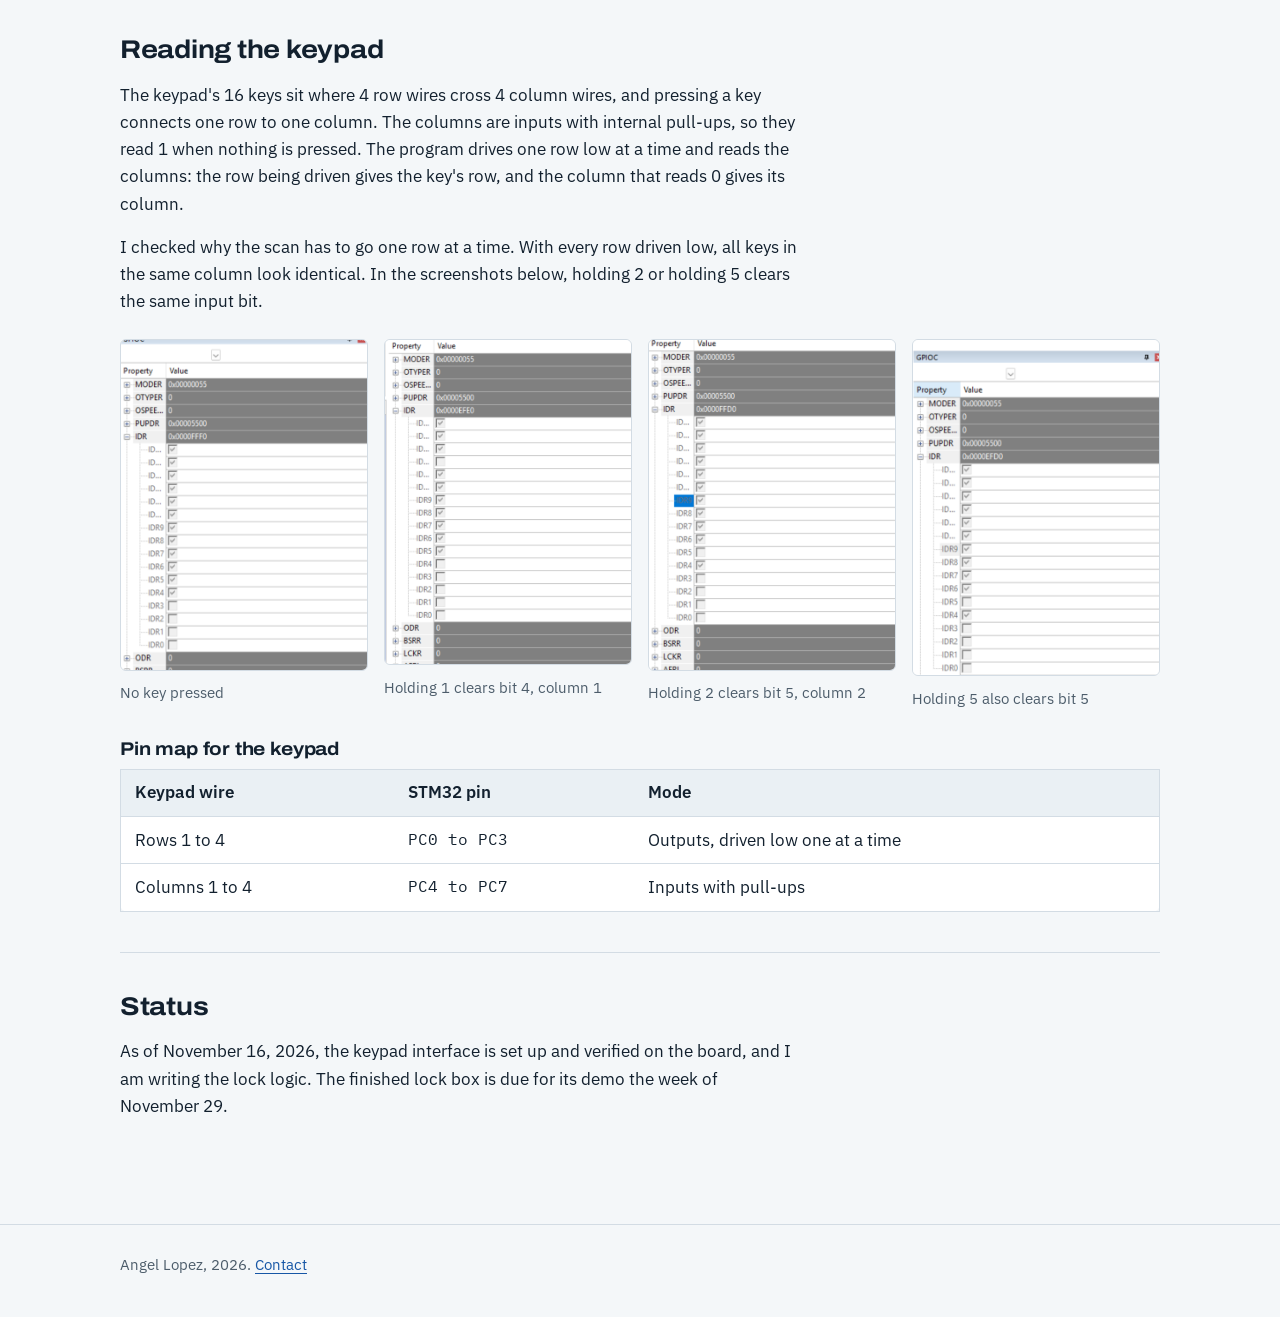
<file: vaultlink.html>
<!DOCTYPE html>
<html lang="en">
<head>
  <meta charset="utf-8">
  <meta name="viewport" content="width=device-width, initial-scale=1">
  <title>VaultLink, a keypad lock box in ARM assembly | Angel Lopez</title>
  <meta name="description" content="VaultLink is a Wi-Fi connected, multi-user keypad lock box on an STM32F401RE, written entirely in ARM assembly.">
  <link rel="preconnect" href="https://fonts.googleapis.com">
  <link rel="preconnect" href="https://fonts.gstatic.com" crossorigin>
  <link href="https://fonts.googleapis.com/css2?family=Archivo:wdth,wght@100..125,500..800&family=IBM+Plex+Mono:wght@400;500&family=IBM+Plex+Sans:wght@400;600&display=swap" rel="stylesheet">
  <link rel="stylesheet" href="assets/style.css">
</head>
<body>
  <a class="skip" href="#main">Skip to content</a>

  <header class="site-header">
    <div class="wrap">
      <a class="brand" href="index.html">Angel Lopez</a>
      <nav class="site-nav" aria-label="Main">
        <a class="nav-link" href="index.html#projects">Projects</a>
        <a class="nav-link" href="index.html#skills">Skills</a>
        <a class="nav-link" href="index.html#background">Background</a>
        <a class="nav-link" href="index.html#contact">Contact</a>
        <a class="btn btn-primary" href="Angel_Lopez_Resume.pdf">Resume</a>
      </nav>
    </div>
  </header>

  <main id="main">
    <div class="wrap">
      <div class="page-head">
        <a class="back" href="index.html#projects">Back to all projects</a>
        <h1>VaultLink</h1>
        <p class="lede">A Wi-Fi connected, multi-user keypad lock box on an STM32F401RE, written entirely in ARM assembly.</p>
        <span class="status wip">In progress, demo the week of November 29</span>
        <div class="actions">
          <a class="btn btn-primary" href="https://github.com/angelongit/VaultLink">Code on GitHub</a>
        </div>
      </div>

      <!-- When a demo video exists, add it here:
      <video controls preload="metadata" poster="assets/img/vaultlink-poster.jpg" style="width:100%;border-radius:10px">
        <source src="assets/video/vaultlink-demo.mp4" type="video/mp4">
      </video>
      -->

      <div class="doc">
        <section>
          <h2>At a glance</h2>
          <table class="spec">
            <tr><th scope="row">Type</th><td>Final project for ESET 349, Microcontroller Architecture, at Texas A&amp;M. Team of 2, fall 2026.</td></tr>
            <tr><th scope="row">Controller</th><td>STM32F401RE Nucleo-64</td></tr>
            <tr><th scope="row">Language</th><td>ARM assembly only, a course rule</td></tr>
            <tr><th scope="row">Toolchain</th><td>Keil uVision 5 with an ST-Link debugger</td></tr>
            <tr><th scope="row">Peripherals</th><td>4x4 membrane keypad, 16x2 character LCD, SG90 servo latch, piezo buzzer, status LEDs, magnetic reed switch on the lid, ESP-01 Wi-Fi module</td></tr>
          </table>
        </section>

        <section>
          <h2>What it does</h2>
          <ul>
            <li>Each of up to 8 users has a 4 to 6 digit PIN, stored as a hash instead of the digits.</li>
            <li>A correct PIN moves a servo that releases the latch. The box locks itself again when the lid closes.</li>
            <li>Three wrong PINs lock the keypad out for 30 seconds, then 60, then 120.</li>
            <li>Opening the lid while the box is locked sets off an alarm.</li>
            <li>An admin user can add or remove users and view an access log from the keypad.</li>
            <li>Over Wi-Fi, the owner's phone gets a notification for every unlock, lockout or tamper alarm, and can unlock the box remotely.</li>
          </ul>
        </section>

        <section>
          <h2>Design</h2>
          <p>One STM32 runs the whole lock. The Wi-Fi module sits on a single serial port, so removing it leaves the lock working. We build the offline lock first and add Wi-Fi on top.</p>
          <figure class="framed">
            <img src="assets/img/vaultlink-block-diagram.png" width="1310" height="826" alt="Block diagram: a 4x4 keypad and a lid reed switch feed the STM32F401RE. The STM32 drives the LCD, servo latch, buzzer and red and green LEDs. An ESP-01 Wi-Fi module connects over USART1 and reaches phones over Wi-Fi.">
            <figcaption>Hardware block diagram from the project plan. Dashed boxes are the Wi-Fi layer.</figcaption>
          </figure>

          <h3>Lock controller</h3>
          <p>The lock is a state machine. The first two wrong PINs send the user back to try again and the third starts a lockout. A valid PIN silences the alarm.</p>
          <figure class="framed">
            <img src="assets/img/vaultlink-state-machine.png" width="1305" height="660" alt="State machine: Locked leads to Entering PIN on a key press, then to a PIN check. A valid PIN leads to Unlocked, which returns to Locked when the lid closes or after 10 seconds. A wrong PIN leads to Denied, and a third failure to Lockout for 30, 60 or 120 seconds. A forced lid leads to Alarm. An admin key in Unlocked opens the Admin menu.">
            <figcaption>Lock state machine from the project plan.</figcaption>
          </figure>

          <h3>Software choices</h3>
          <ul>
            <li><strong>No waiting in delay loops.</strong> A 1 ms SysTick interrupt keeps a millisecond counter that every timeout reads, so the keypad stays responsive while timers, the alarm and Wi-Fi run.</li>
            <li><strong>Hashed PINs.</strong> Each PIN is stored as a 32-bit FNV-1a hash, which costs one XOR and one multiply per digit.</li>
            <li><strong>Interrupt-driven lid sensor.</strong> The reed switch raises an external interrupt that flags a lid open or close for the state machine.</li>
            <li><strong>Access log.</strong> The last 32 events are kept in a ring buffer.</li>
          </ul>
        </section>

        <section>
          <h2>Reading the keypad</h2>
          <p>The keypad's 16 keys sit where 4 row wires cross 4 column wires, and pressing a key connects one row to one column. The columns are inputs with internal pull-ups, so they read 1 when nothing is pressed. The program drives one row low at a time and reads the columns: the row being driven gives the key's row, and the column that reads 0 gives its column.</p>
          <p>I checked why the scan has to go one row at a time. With every row driven low, all keys in the same column look identical. In the screenshots below, holding 2 or holding 5 clears the same input bit.</p>
          <div class="shots">
            <figure><img src="assets/img/keil-no-key.png" width="567" height="760" alt="Keil System Viewer showing the GPIOC input register with bits 4 to 7 all set."><figcaption>No key pressed</figcaption></figure>
            <figure><img src="assets/img/keil-key-1.png" width="577" height="760" alt="Keil System Viewer showing input bit 4 cleared."><figcaption>Holding 1 clears bit 4, column 1</figcaption></figure>
            <figure><img src="assets/img/keil-key-2.png" width="567" height="760" alt="Keil System Viewer showing input bit 5 cleared."><figcaption>Holding 2 clears bit 5, column 2</figcaption></figure>
            <figure><img src="assets/img/keil-key-5.png" width="558" height="760" alt="Keil System Viewer showing input bit 5 cleared."><figcaption>Holding 5 also clears bit 5</figcaption></figure>
          </div>

          <h3>Pin map for the keypad</h3>
          <div class="table-scroll">
            <table class="data">
              <thead><tr><th scope="col">Keypad wire</th><th scope="col">STM32 pin</th><th scope="col">Mode</th></tr></thead>
              <tbody>
                <tr><td>Rows 1 to 4</td><td class="pin">PC0 to PC3</td><td>Outputs, driven low one at a time</td></tr>
                <tr><td>Columns 1 to 4</td><td class="pin">PC4 to PC7</td><td>Inputs with pull-ups</td></tr>
              </tbody>
            </table>
          </div>
        </section>

        <section>
          <h2>Status</h2>
          <p>As of November 16, 2026, the keypad interface is set up and verified on the board, and I am writing the lock logic. The finished lock box is due for its demo the week of November 29.</p>
        </section>
      </div>
    </div>
  </main>

  <footer class="site-footer">
    <div class="wrap">Angel Lopez, 2026. <a href="index.html#contact">Contact</a></div>
  </footer>
</body>
</html>
</file>
<file: assets/style.css>
/* Angel Lopez portfolio. One stylesheet for all pages. */

:root {
  --paper: #f4f7f9;
  --surface: #ffffff;
  --ink: #12202e;
  --muted: #4d5d6b;
  --line: #d3dce4;
  --link: #1757a6;
  --panel: #0f2233;
  --trace: #ffc247;
  --ok: #1b7446;
  --ok-bg: #e3f3ea;
  --wip: #8a5a00;
  --wip-bg: #fdf0d2;
  --todo: #4d5d6b;
  --todo-bg: #e8edf1;
  --display: "Archivo", "Helvetica Neue", Arial, sans-serif;
  --body: "IBM Plex Sans", "Segoe UI", Helvetica, Arial, sans-serif;
  --mono: "IBM Plex Mono", ui-monospace, Menlo, Consolas, monospace;
  --wrap: 68rem;
}

*,
*::before,
*::after { box-sizing: border-box; }

html { scroll-behavior: smooth; -webkit-text-size-adjust: 100%; }

body {
  margin: 0;
  background: var(--paper);
  color: var(--ink);
  font-family: var(--body);
  font-size: 1.0625rem;
  line-height: 1.6;
}

img { max-width: 100%; height: auto; display: block; }

a { color: var(--link); text-underline-offset: 0.18em; }
a:hover { text-decoration-thickness: 2px; }

:focus-visible { outline: 3px solid var(--trace); outline-offset: 3px; border-radius: 4px; }

h1, h2, h3 {
  font-family: var(--display);
  font-stretch: 112%;
  line-height: 1.1;
  letter-spacing: -0.01em;
  margin: 0;
}

p { margin: 0 0 1rem; max-width: 68ch; }
p:last-child { margin-bottom: 0; }

code, .pin { font-family: var(--mono); font-size: 0.92em; }

.wrap { max-width: var(--wrap); margin: 0 auto; padding: 0 1.5rem; }

.skip {
  position: absolute; left: -999px; top: 0;
  background: var(--ink); color: #fff; padding: 0.6rem 1rem; z-index: 10;
}
.skip:focus { left: 0; }

/* Header */

.site-header {
  position: sticky; top: 0; z-index: 5;
  background: rgba(244, 247, 249, 0.94);
  backdrop-filter: blur(6px);
  border-bottom: 1px solid var(--line);
}
.site-header .wrap {
  display: flex; align-items: center; justify-content: space-between;
  gap: 1rem; min-height: 3.75rem; flex-wrap: wrap;
}
.brand {
  font-family: var(--display); font-stretch: 112%; font-weight: 700;
  font-size: 1.1rem; color: var(--ink); text-decoration: none;
}
.site-nav { display: flex; align-items: center; gap: 1.4rem; flex-wrap: wrap; }
.site-nav a { color: var(--ink); text-decoration: none; font-size: 0.98rem; }
.site-nav a:hover { text-decoration: underline; }

/* Buttons */

.btn {
  display: inline-block; padding: 0.6rem 1.05rem; border-radius: 6px;
  border: 1.5px solid var(--ink); color: var(--ink); background: transparent;
  font-family: var(--body); font-weight: 600; font-size: 0.98rem;
  text-decoration: none; line-height: 1.2;
}
.btn:hover { background: var(--ink); color: #fff; }
.btn-primary { background: var(--ink); color: #fff; }
.btn-primary:hover { background: #24384c; border-color: #24384c; }
.site-nav .btn { padding: 0.4rem 0.8rem; }
.site-nav .btn-primary { color: #fff; }
.site-nav .btn-primary:hover { text-decoration: none; }
.actions { display: flex; flex-wrap: wrap; gap: 0.7rem; }

/* Hero */

.hero { padding: 4.5rem 0 3.5rem; }
.hero h1 {
  font-size: clamp(3rem, 9vw, 6.25rem);
  font-weight: 800; font-stretch: 122%; letter-spacing: -0.03em; line-height: 0.95;
}
.hero .lede { font-size: clamp(1.2rem, 2.2vw, 1.5rem); line-height: 1.4; max-width: 46ch; margin: 1.6rem 0 0.6rem; }
.hero .seeking { color: var(--muted); margin-bottom: 1.6rem; }

/* Scope figure */

.scope { margin: 3rem 0 0; }
.scope img { width: 100%; border-radius: 10px; }
.scope-scroll { overflow-x: auto; border-radius: 10px; }
.scope-scroll img { min-width: 640px; }
figure { margin: 0; }
figcaption { color: var(--muted); font-size: 0.94rem; margin-top: 0.65rem; max-width: 76ch; }

/* Sections */

.section { padding: 3.5rem 0; border-top: 1px solid var(--line); }
.section > .wrap > h2 { font-size: clamp(1.7rem, 3.4vw, 2.3rem); font-weight: 700; margin-bottom: 2rem; }

/* Project rows on the home page */

.project {
  display: grid; grid-template-columns: minmax(0, 5fr) minmax(0, 6fr);
  gap: 2.5rem; align-items: center;
  padding: 2.25rem 0; border-top: 1px solid var(--line);
}
.project:first-of-type { border-top: 0; padding-top: 0; }
.project:last-of-type { padding-bottom: 0; }
.project.flip .project-figure { order: -1; }
.project h3 { font-size: 1.75rem; font-weight: 700; margin-bottom: 0.3rem; }
.project h3 a { color: inherit; text-decoration: none; }
.project h3 a:hover { text-decoration: underline; }
.project .kind { color: var(--muted); margin-bottom: 0.9rem; }
.project ul { margin: 1rem 0 1.4rem; padding-left: 1.15rem; }
.project li { margin-bottom: 0.4rem; max-width: 60ch; }
.project-figure {
  background: var(--surface); border: 1px solid var(--line); border-radius: 10px;
  padding: 0.75rem; display: block;
}
.project-figure img { border-radius: 6px; width: 100%; }

/* Status tag */

.status {
  display: inline-block; font-size: 0.86rem; font-weight: 600; line-height: 1.2;
  padding: 0.28rem 0.6rem; border-radius: 999px; margin-bottom: 0.9rem;
}
.status.wip { color: var(--wip); background: var(--wip-bg); }
.status.ok { color: var(--ok); background: var(--ok-bg); }
.status.todo { color: var(--todo); background: var(--todo-bg); }

/* Spec tables: a label column and a value column, like a datasheet */

.spec { width: 100%; border-collapse: collapse; }
.spec th, .spec td {
  text-align: left; vertical-align: top; padding: 0.7rem 0;
  border-top: 1px solid var(--line);
}
.spec tr:first-child th, .spec tr:first-child td { border-top: 0; }
.spec th { width: 11.5rem; padding-right: 1.25rem; font-weight: 600; }
.spec td { color: var(--ink); }

/* Data tables */

.table-scroll { overflow-x: auto; }
.data { border-collapse: collapse; width: 100%; background: var(--surface); border: 1px solid var(--line); border-radius: 8px; }
.data th, .data td { text-align: left; padding: 0.6rem 0.9rem; border-top: 1px solid var(--line); vertical-align: top; }
.data thead th { border-top: 0; font-weight: 600; background: #eaf0f4; }
.data .status { margin: 0; }

/* Two columns */

.two { display: grid; grid-template-columns: 1fr 1fr; gap: 3rem; }
.entry h3 { font-size: 1.25rem; font-weight: 700; margin-bottom: 0.2rem; }
.entry .meta { color: var(--muted); margin-bottom: 0.8rem; }
.entry ul { margin: 0; padding-left: 1.15rem; }
.entry li { margin-bottom: 0.45rem; }

/* Contact */

.contact-list { list-style: none; padding: 0; margin: 1.5rem 0 0; display: grid; gap: 0.6rem; }
.contact-list span { display: inline-block; min-width: 5.5rem; font-weight: 600; }

/* Footer */

.site-footer { border-top: 1px solid var(--line); padding: 1.75rem 0 2.5rem; color: var(--muted); font-size: 0.94rem; }

/* Project pages */

.page-head { padding: 3.25rem 0 2.5rem; }
.back { display: inline-block; margin-bottom: 1.5rem; font-size: 0.98rem; }
.page-head h1 { font-size: clamp(2.5rem, 7vw, 4.25rem); font-weight: 800; font-stretch: 122%; letter-spacing: -0.025em; }
.page-head .lede { font-size: clamp(1.15rem, 2vw, 1.35rem); line-height: 1.45; max-width: 52ch; margin: 1rem 0 1.25rem; }

.doc { padding-bottom: 4rem; }
.doc section { padding: 2.5rem 0; border-top: 1px solid var(--line); }
.doc h2 { font-size: 1.6rem; font-weight: 700; margin-bottom: 1.1rem; }
.doc h3 { font-size: 1.15rem; font-weight: 700; margin: 1.75rem 0 0.6rem; }
.doc ul, .doc ol { padding-left: 1.2rem; margin: 0 0 1rem; max-width: 68ch; }
.doc li { margin-bottom: 0.45rem; }
.doc figure { margin: 1.75rem 0 0; }
.doc figure.framed img { background: var(--surface); border: 1px solid var(--line); border-radius: 10px; padding: 0.75rem; }

/* Signal chain: boxes joined by lines */

.doc .chain { display: grid; grid-template-columns: repeat(4, 1fr); gap: 1.75rem; margin: 1.5rem 0 0; padding: 0; list-style: none; max-width: none; }
.chain li {
  position: relative; background: var(--surface); border: 1.5px solid var(--ink); border-radius: 8px;
  padding: 0.9rem 1rem; margin: 0;
}
.chain li strong { display: block; font-family: var(--display); font-stretch: 112%; margin-bottom: 0.25rem; }
.chain li span { color: var(--muted); font-size: 0.94rem; line-height: 1.4; display: block; }
.chain li + li::before {
  content: ""; position: absolute; left: -1.75rem; top: 50%; width: 1.75rem; height: 0;
  border-top: 1.5px solid var(--ink);
}

.shots { display: grid; grid-template-columns: repeat(4, 1fr); gap: 1rem; margin-top: 1.5rem; }
.shots figure { margin: 0; }
.shots img { border: 1px solid var(--line); border-radius: 6px; width: 100%; }

/* Small screens */

@media (max-width: 820px) {
  .project, .two { grid-template-columns: 1fr; gap: 1.5rem; }
  .project.flip .project-figure { order: 0; }
  .hero { padding: 3rem 0 2.5rem; }
  .section { padding: 2.75rem 0; }
  .doc .chain { grid-template-columns: 1fr; gap: 1.25rem; }
  .chain li + li::before { left: 50%; top: -1.25rem; width: 0; height: 1.25rem; border-top: 0; border-left: 1.5px solid var(--ink); }
  .shots { grid-template-columns: repeat(2, 1fr); }
  .spec th { width: 8rem; }
}

@media (max-width: 560px) {
  .site-nav a.nav-link { display: none; }
  .spec th, .spec td { display: block; width: auto; padding: 0; border: 0; }
  .spec th { padding-top: 0.8rem; border-top: 1px solid var(--line); }
  .spec tr:first-child th { border-top: 0; padding-top: 0; }
  .spec td { padding-bottom: 0.8rem; }
}

@media (prefers-reduced-motion: reduce) {
  html { scroll-behavior: auto; }
}
</file>
